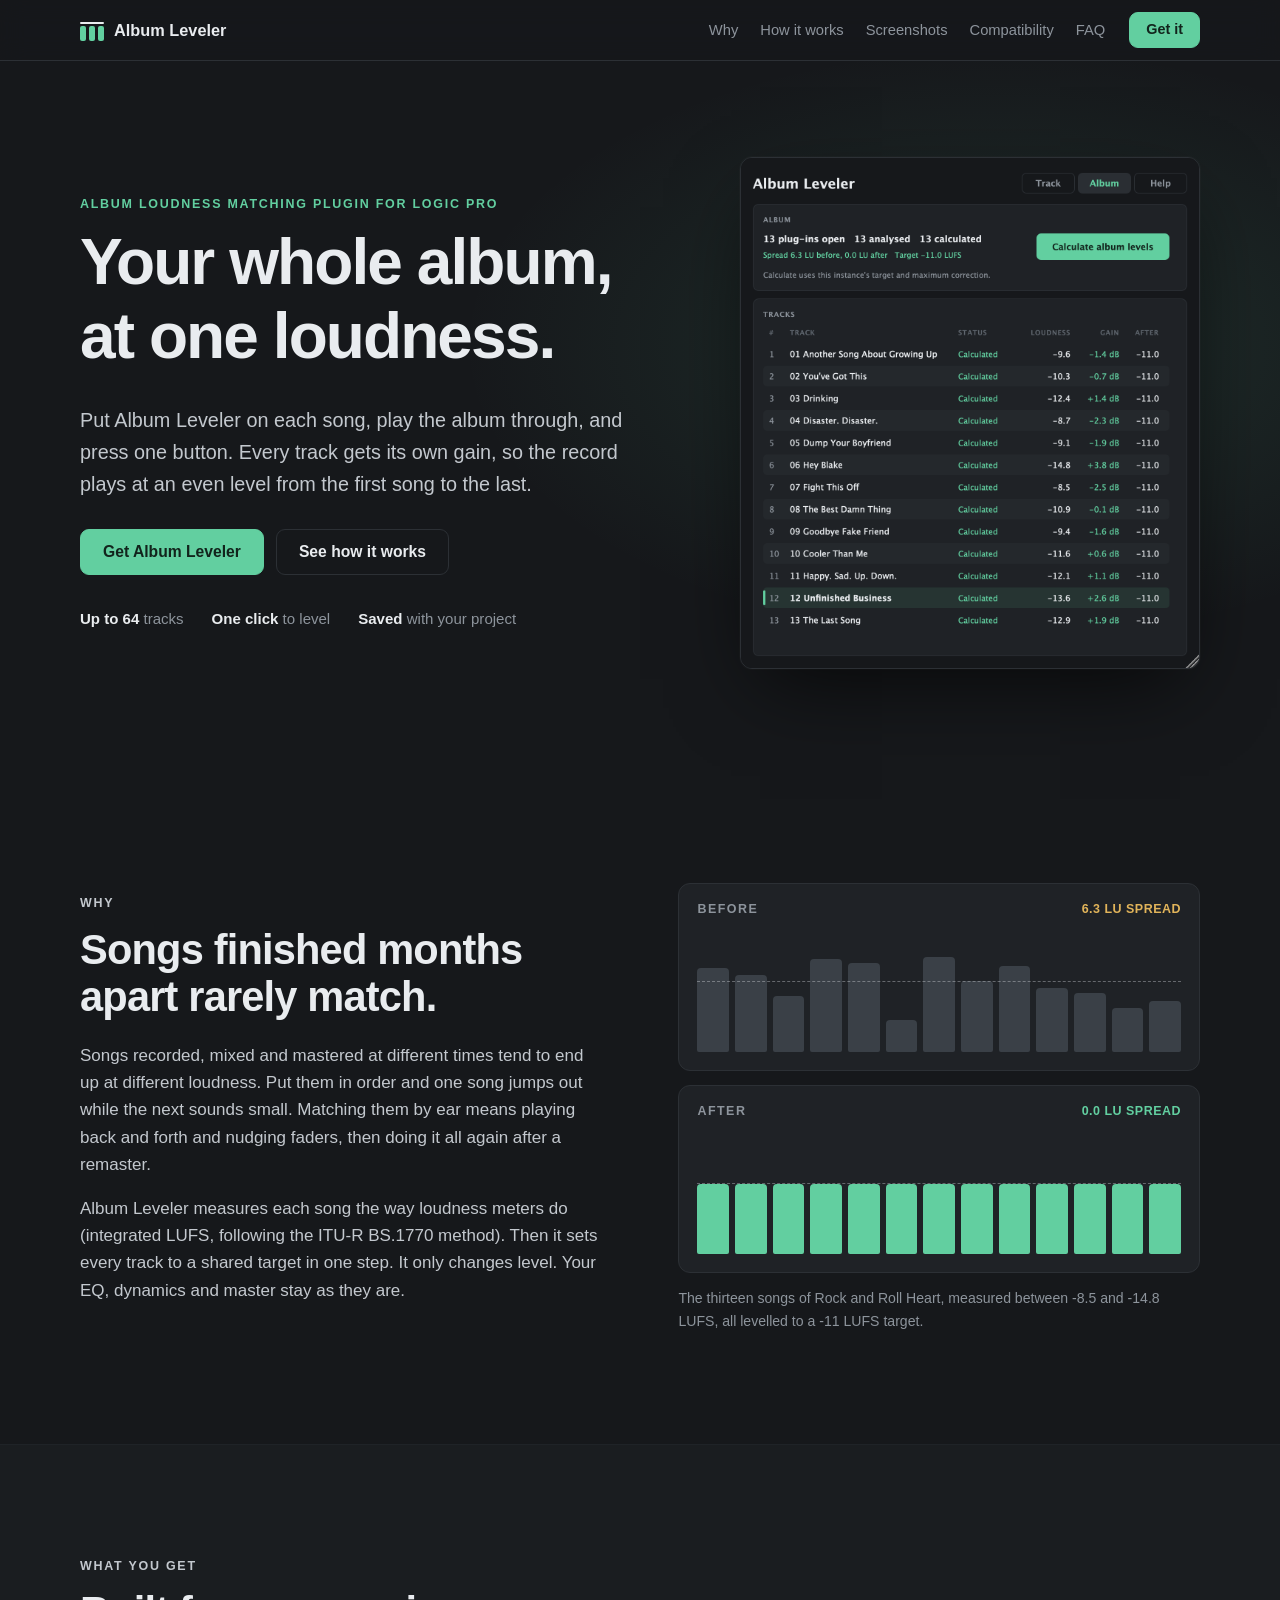
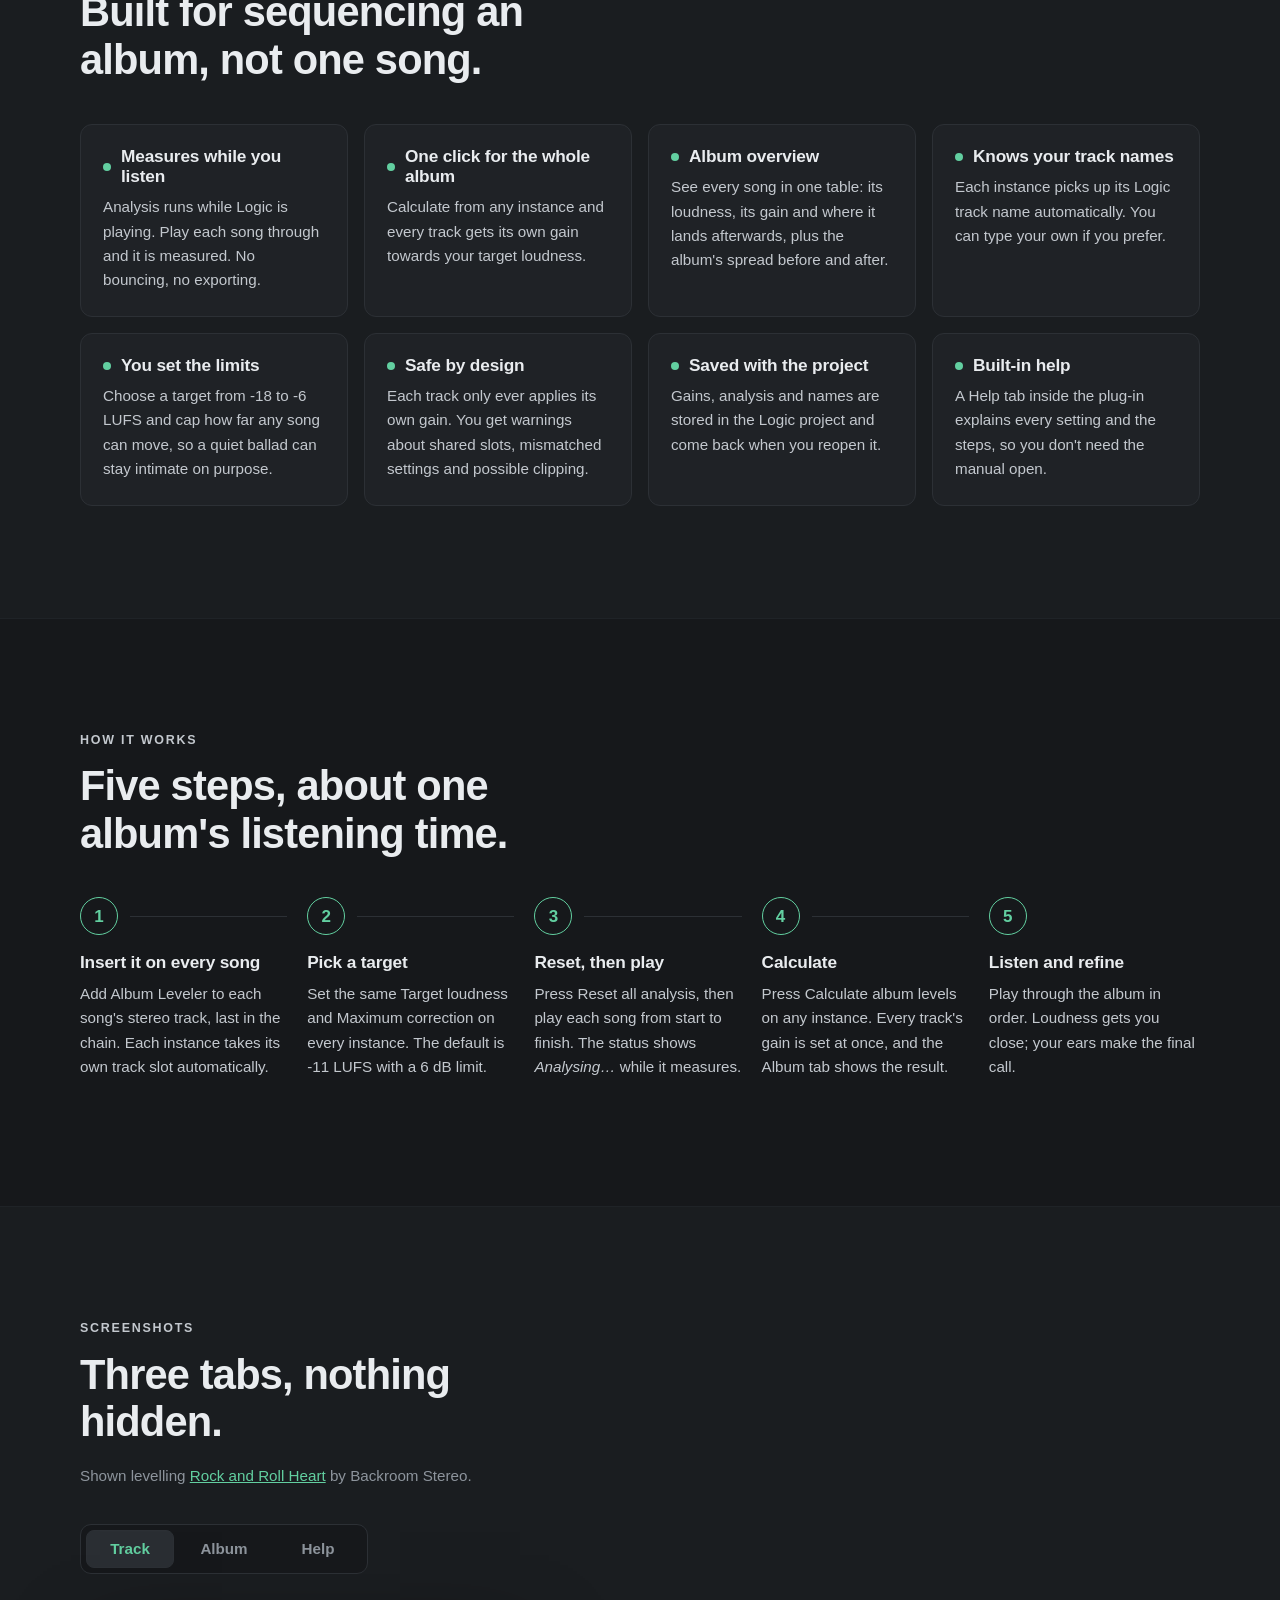
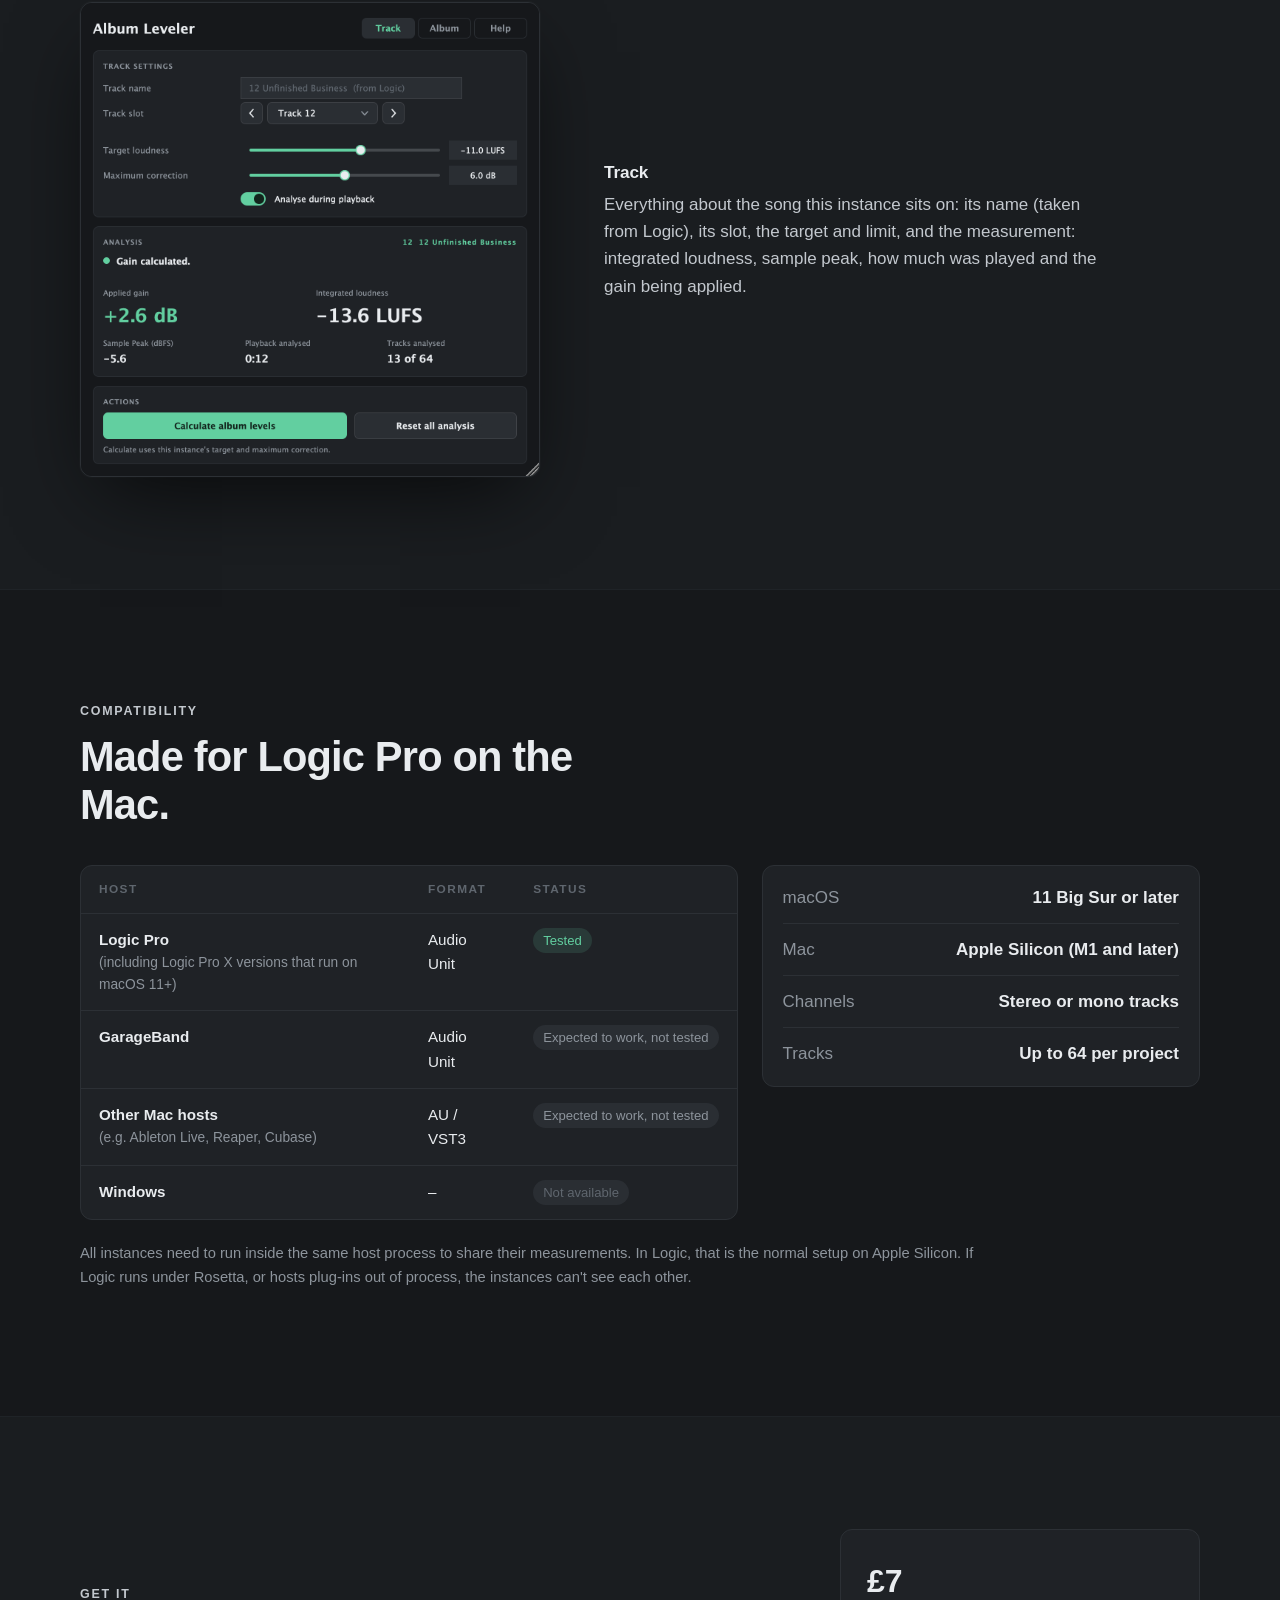
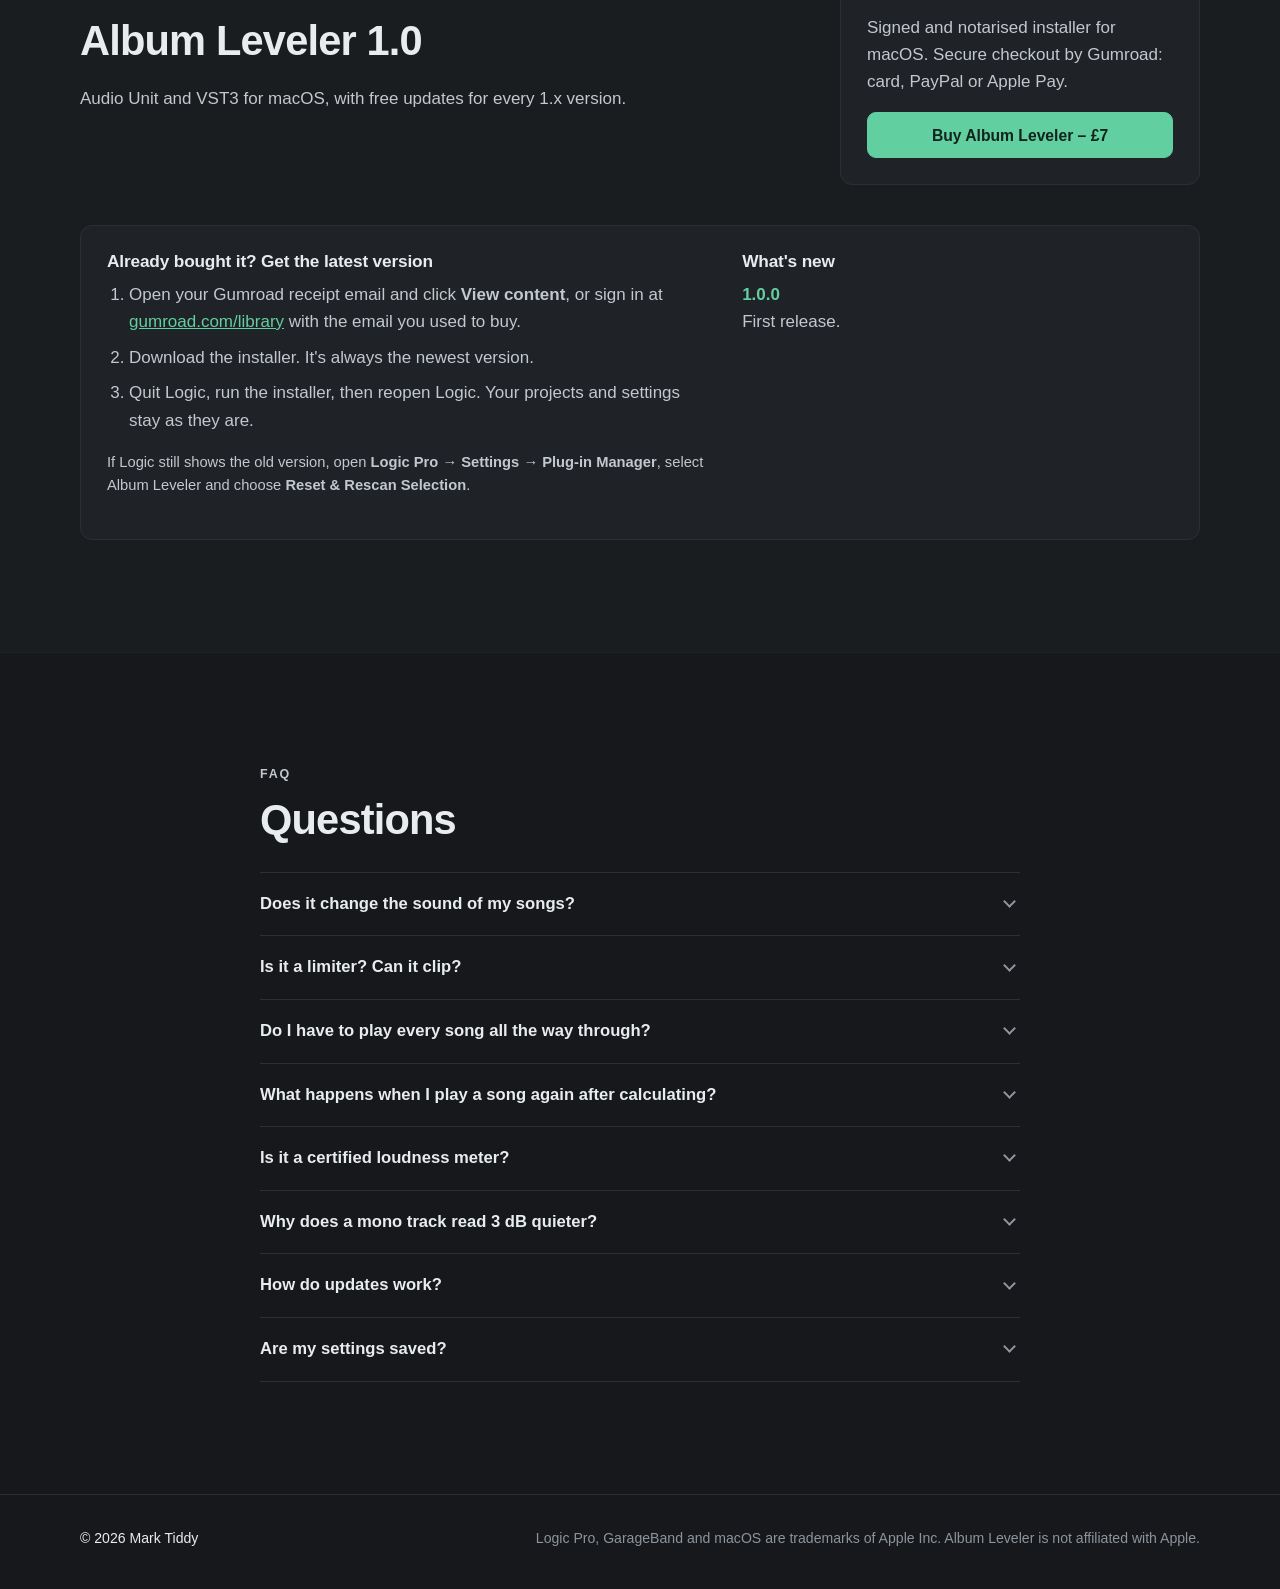
<file: index.html>
<!doctype html>
<html lang="en-GB">
<head>
  <meta charset="utf-8">
  <meta name="viewport" content="width=device-width, initial-scale=1">
  <title>Album Leveler – Loudness Matching Plugin for Logic Pro</title>
  <meta name="description" content="Match the loudness of every song on your album in Logic Pro. Album Leveler measures each track in LUFS and sets its gain in one click. Audio Unit for Apple Silicon Macs, £7.">
  <link rel="canonical" href="https://albumleveler.marktiddy.co.uk/">

  <!-- Social sharing previews (Facebook, WhatsApp, iMessage, X, Discord, Slack) -->
  <meta property="og:type" content="website">
  <meta property="og:site_name" content="Album Leveler">
  <meta property="og:locale" content="en_GB">
  <meta property="og:title" content="Album Leveler – Loudness Matching Plugin for Logic Pro">
  <meta property="og:description" content="Measure every song on your album and level them all in one click, from inside Logic Pro.">
  <meta property="og:url" content="https://albumleveler.marktiddy.co.uk/">
  <meta property="og:image" content="https://albumleveler.marktiddy.co.uk/images/og-image.png">
  <meta property="og:image:width" content="1200">
  <meta property="og:image:height" content="630">
  <meta property="og:image:alt" content="Album Leveler: your whole album, at one loudness. The plugin's Album tab showing thirteen songs levelled to the same loudness.">
  <meta name="twitter:card" content="summary_large_image">

  <!-- Tells search engines this is a piece of software, with its price and requirements -->
  <script type="application/ld+json">
  {
    "@context": "https://schema.org",
    "@type": "SoftwareApplication",
    "name": "Album Leveler",
    "description": "An Audio Unit plugin for Logic Pro that measures the loudness (LUFS) of every song in an album project and sets each track's gain so the whole album plays at an even loudness.",
    "url": "https://albumleveler.marktiddy.co.uk/",
    "image": "https://albumleveler.marktiddy.co.uk/images/og-image.png",
    "screenshot": "https://albumleveler.marktiddy.co.uk/images/screenshot-album.png",
    "applicationCategory": "MultimediaApplication",
    "applicationSubCategory": "Audio plugin",
    "operatingSystem": "macOS 11 or later (Apple Silicon)",
    "softwareVersion": "1.0.0",
    "author": { "@type": "Person", "name": "Mark Tiddy", "url": "https://marktiddy.co.uk" },
    "offers": {
      "@type": "Offer",
      "price": "7.00",
      "priceCurrency": "GBP",
      "availability": "https://schema.org/InStock",
      "url": "https://marktiddy.gumroad.com/l/albumleveler"
    }
  }
  </script>
  <meta name="theme-color" content="#16181b">
  <link rel="icon" href="data:image/svg+xml,%3Csvg xmlns='http://www.w3.org/2000/svg' viewBox='0 0 32 32'%3E%3Crect width='32' height='32' rx='7' fill='%2316181b'/%3E%3Cg fill='%2362cfa0'%3E%3Crect x='6' y='12' width='4' height='14' rx='1.5'/%3E%3Crect x='14' y='12' width='4' height='14' rx='1.5'/%3E%3Crect x='22' y='12' width='4' height='14' rx='1.5'/%3E%3C/g%3E%3Crect x='4' y='9' width='24' height='2' rx='1' fill='%23e9ecef'/%3E%3C/svg%3E">
  <link rel="stylesheet" href="styles.css">
</head>
<body>
  <a class="skip" href="#main">Skip to content</a>

  <header class="nav">
    <div class="wrap nav__inner">
      <a class="brand" href="#top" aria-label="Album Leveler home">
        <span class="brand__mark" aria-hidden="true"><i></i><i></i><i></i></span>
        Album Leveler
      </a>
      <nav aria-label="Main">
        <ul class="nav__links">
          <li><a href="#why">Why</a></li>
          <li><a href="#how">How it works</a></li>
          <li><a href="#screenshots">Screenshots</a></li>
          <li><a href="#compatibility">Compatibility</a></li>
          <li><a href="#faq">FAQ</a></li>
        </ul>
      </nav>
      <a class="btn btn--small" href="#get">Get it</a>
    </div>
  </header>

  <main id="main">
    <!-- Hero -->
    <section class="hero" id="top">
      <div class="wrap hero__grid">
        <div class="hero__copy">
          <p class="eyebrow">Album loudness matching plugin for Logic Pro</p>
          <h1>Your whole album, at one loudness.</h1>
          <p class="lede">
            Put Album Leveler on each song, play the album through, and press one button.
            Every track gets its own gain, so the record plays at an even level from the first song to the last.
          </p>
          <div class="hero__actions">
            <a class="btn" href="#get">Get Album Leveler</a>
            <a class="btn btn--ghost" href="#how">See how it works</a>
          </div>
          <ul class="hero__facts" aria-label="Key facts">
            <li><strong>Up to 64</strong> tracks</li>
            <li><strong>One click</strong> to level</li>
            <li><strong>Saved</strong> with your project</li>
          </ul>
        </div>
        <figure class="hero__shot">
          <img src="images/screenshot-album.png" width="620" height="690" fetchpriority="high"
               alt="Album Leveler's Album tab listing the thirteen songs of Backroom Stereo's album Rock and Roll Heart, each with its measured loudness, its applied gain and a loudness of -11.0 LUFS after the gain.">
        </figure>
      </div>
    </section>

    <!-- Why -->
    <section class="section" id="why">
      <div class="wrap">
        <div class="split">
          <div>
            <p class="eyebrow">Why</p>
            <h2>Songs finished months apart rarely match.</h2>
            <p>
              Songs recorded, mixed and mastered at different times tend to end up at different loudness.
              Put them in order and one song jumps out while the next sounds small. Matching them by ear means
              playing back and forth and nudging faders, then doing it all again after a remaster.
            </p>
            <p>
              Album Leveler measures each song the way loudness meters do (integrated LUFS, following the
              ITU-R BS.1770 method). Then it sets every track to a shared target in one step.
              It only changes level. Your EQ, dynamics and master stay as they are.
            </p>
          </div>

          <!-- Before / after illustration built from the screenshot data -->
          <figure class="levels" aria-labelledby="levels-caption">
            <div class="levels__panel">
              <div class="levels__head"><span>Before</span><span class="levels__spread">6.3 LU spread</span></div>
              <div class="levels__bars" data-state="before">
                <span style="--l:-9.6"></span><span style="--l:-10.3"></span><span style="--l:-12.4"></span><span style="--l:-8.7"></span><span style="--l:-9.1"></span>
                <span style="--l:-14.8"></span><span style="--l:-8.5"></span><span style="--l:-10.9"></span><span style="--l:-9.4"></span><span style="--l:-11.6"></span>
                <span style="--l:-12.1"></span><span style="--l:-13.6"></span><span style="--l:-12.9"></span>
              </div>
            </div>
            <div class="levels__panel">
              <div class="levels__head"><span>After</span><span class="levels__spread levels__spread--good">0.0 LU spread</span></div>
              <div class="levels__bars" data-state="after">
                <span style="--l:-11"></span><span style="--l:-11"></span><span style="--l:-11"></span><span style="--l:-11"></span><span style="--l:-11"></span>
                <span style="--l:-11"></span><span style="--l:-11"></span><span style="--l:-11"></span><span style="--l:-11"></span><span style="--l:-11"></span>
                <span style="--l:-11"></span><span style="--l:-11"></span><span style="--l:-11"></span>
              </div>
            </div>
            <figcaption id="levels-caption">The thirteen songs of Rock and Roll Heart, measured between -8.5 and -14.8 LUFS, all levelled to a -11 LUFS target.</figcaption>
          </figure>
        </div>
      </div>
    </section>

    <!-- Features -->
    <section class="section section--tint" aria-labelledby="features-title">
      <div class="wrap">
        <p class="eyebrow">What you get</p>
        <h2 id="features-title">Built for sequencing an album, not one song.</h2>
        <ul class="features">
          <li>
            <h3>Measures while you listen</h3>
            <p>Analysis runs while Logic is playing. Play each song through and it is measured. No bouncing, no exporting.</p>
          </li>
          <li>
            <h3>One click for the whole album</h3>
            <p>Calculate from any instance and every track gets its own gain towards your target loudness.</p>
          </li>
          <li>
            <h3>Album overview</h3>
            <p>See every song in one table: its loudness, its gain and where it lands afterwards, plus the album's spread before and after.</p>
          </li>
          <li>
            <h3>Knows your track names</h3>
            <p>Each instance picks up its Logic track name automatically. You can type your own if you prefer.</p>
          </li>
          <li>
            <h3>You set the limits</h3>
            <p>Choose a target from -18 to -6 LUFS and cap how far any song can move, so a quiet ballad can stay intimate on purpose.</p>
          </li>
          <li>
            <h3>Safe by design</h3>
            <p>Each track only ever applies its own gain. You get warnings about shared slots, mismatched settings and possible clipping.</p>
          </li>
          <li>
            <h3>Saved with the project</h3>
            <p>Gains, analysis and names are stored in the Logic project and come back when you reopen it.</p>
          </li>
          <li>
            <h3>Built-in help</h3>
            <p>A Help tab inside the plug-in explains every setting and the steps, so you don't need the manual open.</p>
          </li>
        </ul>
      </div>
    </section>

    <!-- How -->
    <section class="section" id="how" aria-labelledby="how-title">
      <div class="wrap">
        <p class="eyebrow">How it works</p>
        <h2 id="how-title">Five steps, about one album's listening time.</h2>
        <ol class="steps">
          <li>
            <h3>Insert it on every song</h3>
            <p>Add Album Leveler to each song's stereo track, last in the chain. Each instance takes its own track slot automatically.</p>
          </li>
          <li>
            <h3>Pick a target</h3>
            <p>Set the same Target loudness and Maximum correction on every instance. The default is -11 LUFS with a 6 dB limit.</p>
          </li>
          <li>
            <h3>Reset, then play</h3>
            <p>Press Reset all analysis, then play each song from start to finish. The status shows <em>Analysing…</em> while it measures.</p>
          </li>
          <li>
            <h3>Calculate</h3>
            <p>Press Calculate album levels on any instance. Every track's gain is set at once, and the Album tab shows the result.</p>
          </li>
          <li>
            <h3>Listen and refine</h3>
            <p>Play through the album in order. Loudness gets you close; your ears make the final call.</p>
          </li>
        </ol>
      </div>
    </section>

    <!-- Screenshots -->
    <section class="section section--tint" id="screenshots" aria-labelledby="shots-title">
      <div class="wrap">
        <p class="eyebrow">Screenshots</p>
        <h2 id="shots-title">Three tabs, nothing hidden.</h2>
        <p class="credit">Shown levelling <a href="https://backroomstereo.bandcamp.com/album/rock-and-roll-heart">Rock and Roll Heart</a> by Backroom Stereo.</p>

        <div class="shots" data-shots>
          <div class="shots__tabs" role="tablist" aria-label="Plug-in tabs">
            <button role="tab" id="tab-track" aria-controls="panel-track" aria-selected="true">Track</button>
            <button role="tab" id="tab-album" aria-controls="panel-album" aria-selected="false" tabindex="-1">Album</button>
            <button role="tab" id="tab-help" aria-controls="panel-help" aria-selected="false" tabindex="-1">Help</button>
          </div>

          <div class="shots__panel" role="tabpanel" id="panel-track" aria-labelledby="tab-track">
            <img src="images/screenshot-track.png" width="620" height="640" loading="lazy"
                 alt="The Track tab for '12 Unfinished Business': track name from Logic, slot 12, a -11 LUFS target, 6 dB maximum correction, measured loudness of -13.6 LUFS and an applied gain of +2.6 dB.">
            <div class="shots__text">
              <h3>Track</h3>
              <p>Everything about the song this instance sits on: its name (taken from Logic), its slot, the target
                and limit, and the measurement: integrated loudness, sample peak, how much was played and the gain being applied.</p>
            </div>
          </div>

          <div class="shots__panel" role="tabpanel" id="panel-album" aria-labelledby="tab-album" hidden>
            <img src="images/screenshot-album.png" width="620" height="690" loading="lazy"
                 alt="The Album tab: thirteen songs from '01 Another Song About Growing Up' to '13 The Last Song', with loudness from -8.5 to -14.8 LUFS and gains from -2.5 to +3.8 dB, all reading -11.0 after. The summary shows a 6.3 LU spread before and 0.0 LU after.">
            <div class="shots__text">
              <h3>Album</h3>
              <p>Every Album Leveler in the project in one table. See which songs are analysed, the gain each one gets,
                where it lands afterwards and how far apart the album is before and after. Calculate from here too.</p>
            </div>
          </div>

          <div class="shots__panel" role="tabpanel" id="panel-help" aria-labelledby="tab-help" hidden>
            <img src="images/screenshot-help.png" width="620" height="640" loading="lazy"
                 alt="The Help tab, showing 'What it does' and an eight-step quick start.">
            <div class="shots__text">
              <h3>Help</h3>
              <p>The quick start, what every setting does and the things worth knowing, inside the plug-in.</p>
            </div>
          </div>
        </div>
      </div>
    </section>

    <!-- Compatibility -->
    <section class="section" id="compatibility" aria-labelledby="compat-title">
      <div class="wrap">
        <p class="eyebrow">Compatibility</p>
        <h2 id="compat-title">Made for Logic Pro on the Mac.</h2>

        <div class="compat">
          <div class="table-scroll">
            <table>
              <caption class="visually-hidden">Supported hosts</caption>
              <thead>
                <tr><th scope="col">Host</th><th scope="col">Format</th><th scope="col">Status</th></tr>
              </thead>
              <tbody>
                <tr>
                  <th scope="row">Logic Pro <span class="muted">(including Logic Pro X versions that run on macOS 11+)</span></th>
                  <td>Audio Unit</td>
                  <td><span class="pill pill--yes">Tested</span></td>
                </tr>
                <tr>
                  <th scope="row">GarageBand</th>
                  <td>Audio Unit</td>
                  <td><span class="pill">Expected to work, not tested</span></td>
                </tr>
                <tr>
                  <th scope="row">Other Mac hosts <span class="muted">(e.g. Ableton Live, Reaper, Cubase)</span></th>
                  <td>AU / VST3</td>
                  <td><span class="pill">Expected to work, not tested</span></td>
                </tr>
                <tr>
                  <th scope="row">Windows</th>
                  <td>–</td>
                  <td><span class="pill pill--no">Not available</span></td>
                </tr>
              </tbody>
            </table>
          </div>

          <dl class="reqs">
            <div><dt>macOS</dt><dd>11 Big Sur or later</dd></div>
            <div><dt>Mac</dt><dd>Apple Silicon (M1 and later)</dd></div>
            <div><dt>Channels</dt><dd>Stereo or mono tracks</dd></div>
            <div><dt>Tracks</dt><dd>Up to 64 per project</dd></div>
          </dl>
        </div>
        <p class="note">
          All instances need to run inside the same host process to share their measurements. In Logic, that is the
          normal setup on Apple Silicon. If Logic runs under Rosetta, or hosts plug-ins out of process, the instances can't see each other.
        </p>
      </div>
    </section>

    <!-- Get it -->
    <section class="section section--tint" id="get" aria-labelledby="get-title">
      <div class="wrap">
        <div class="get">
          <div>
            <p class="eyebrow">Get it</p>
            <h2 id="get-title">Album Leveler 1.0</h2>
            <p>Audio Unit and VST3 for macOS, with free updates for every 1.x version.</p>
          </div>
          <!-- The price and Gumroad link are set in one place: the STORE settings at the top of script.js. -->
          <div class="get__card" data-store>
            <p class="get__price" data-store-price>Coming soon</p>
            <p class="muted">Signed and notarised installer for macOS. Secure checkout by Gumroad: card, PayPal or Apple Pay.</p>
            <a class="btn btn--block is-disabled" aria-disabled="true" data-store-buy>Not yet available</a>
          </div>
        </div>

        <!-- The plug-in's "Update" button opens this section (see version.json). -->
        <div class="owners" id="update">
          <div>
            <h3>Already bought it? Get the latest version</h3>
            <ol>
              <li>Open your Gumroad receipt email and click <strong>View content</strong>, or sign in at
                <a href="https://gumroad.com/library">gumroad.com/library</a> with the email you used to buy.</li>
              <li>Download the installer. It's always the newest version.</li>
              <li>Quit Logic, run the installer, then reopen Logic. Your projects and settings stay as they are.</li>
            </ol>
            <p class="muted">If Logic still shows the old version, open <strong>Logic Pro → Settings → Plug-in Manager</strong>,
              select Album Leveler and choose <strong>Reset &amp; Rescan Selection</strong>.</p>
          </div>
          <div>
            <h3>What's new</h3>
            <dl class="changes">
              <dt>1.0.0</dt>
              <dd>First release.</dd>
            </dl>
          </div>
        </div>
      </div>
    </section>

    <!-- FAQ -->
    <section class="section" id="faq" aria-labelledby="faq-title">
      <div class="wrap wrap--narrow">
        <p class="eyebrow">FAQ</p>
        <h2 id="faq-title">Questions</h2>

        <details>
          <summary>Does it change the sound of my songs?</summary>
          <p>No. It only applies a clean gain change per track. There's no EQ, compression or limiting.</p>
        </details>
        <details>
          <summary>Is it a limiter? Can it clip?</summary>
          <p>It isn't a limiter. If a song gets a positive gain that could push its sample peak above 0 dBFS, the plug-in
            warns you ("May clip"). Peaks are sample peaks, not true peaks, so check your final master with a true-peak meter.</p>
        </details>
        <details>
          <summary>Do I have to play every song all the way through?</summary>
          <p>For the most accurate result, yes. Integrated loudness describes a whole song. Playing part of a song still
            gives a reading, but it only represents the part you played.</p>
        </details>
        <details>
          <summary>What happens when I play a song again after calculating?</summary>
          <p>Loudness is measured before the plug-in's own gain, so the correction isn't measured twice. If new analysis
            arrives after a calculation, the plug-in tells you, and you can press Calculate again.</p>
        </details>
        <details>
          <summary>Is it a certified loudness meter?</summary>
          <p>No. It follows the ITU-R BS.1770 method (K-weighting, gating, channel summing) and measures standard test
            signals within 0.02 LU, but it hasn't been through formal EBU conformance testing. It's built for matching
            songs to each other, not for delivery compliance.</p>
        </details>
        <details>
          <summary>Why does a mono track read 3 dB quieter?</summary>
          <p>That's how the loudness standard works: a mono track measures 3 dB lower than the same audio on both
            channels of a stereo track. Use stereo tracks so every song is measured the same way.</p>
        </details>
        <details>
          <summary>How do updates work?</summary>
          <p>Once a day the plug-in checks a small version file on this website. Nothing about you or your project
            is sent. If a newer version is out, a button appears at the top of the plug-in that opens this page.
            Nothing is installed automatically. You can switch the check off on the Help tab.</p>
        </details>
        <details>
          <summary>Are my settings saved?</summary>
          <p>Yes. Each instance stores its slot, settings, name, analysis and gain in the Logic project.</p>
        </details>
      </div>
    </section>
  </main>

  <footer class="footer">
    <div class="wrap footer__inner">
      <p>© 2026 Mark Tiddy</p>
      <p class="muted">Logic Pro, GarageBand and macOS are trademarks of Apple Inc. Album Leveler is not affiliated with Apple.</p>
    </div>
  </footer>

  <script src="script.js" defer></script>
</body>
</html>
</file>
<file: styles.css>
/* Album Leveler website. Colours match the plug-in's interface. */
:root {
  --bg: #16181b;
  --bg-tint: #1a1d20;
  --panel: #1f2226;
  --border: #2c3035;
  --control: #2a2e33;
  --text: #e9ecef;
  --muted: #8d949c;
  --faint: #5f666e;
  --accent: #62cfa0;
  --accent-ink: #12241c;
  --warn: #e1b45a;

  --radius: 12px;
  --wrap: 1120px;
  --font: -apple-system, BlinkMacSystemFont, "SF Pro Text", "Helvetica Neue", Helvetica, Arial, sans-serif;
  --font-display: -apple-system, BlinkMacSystemFont, "SF Pro Display", "Helvetica Neue", Helvetica, Arial, sans-serif;
  color-scheme: dark;
}

*, *::before, *::after { box-sizing: border-box; }

html { scroll-behavior: smooth; scroll-padding-top: 76px; }
@media (prefers-reduced-motion: reduce) { html { scroll-behavior: auto; } }

body {
  margin: 0;
  background: var(--bg);
  color: var(--text);
  font: 17px/1.6 var(--font);
  -webkit-font-smoothing: antialiased;
  overflow-x: hidden;
}

img { max-width: 100%; height: auto; display: block; }
a { color: var(--accent); }
h1, h2, h3 { font-family: var(--font-display); line-height: 1.15; margin: 0 0 .5em; letter-spacing: -0.01em; }
h1 { font-size: clamp(2.4rem, 5.4vw, 4rem); letter-spacing: -0.03em; }
h2 { font-size: clamp(1.75rem, 3.4vw, 2.6rem); letter-spacing: -0.02em; max-width: 22ch; }
h3 { font-size: 1.08rem; }
p { margin: 0 0 1em; }
.muted { color: var(--muted); }

.wrap { width: min(100% - 32px, var(--wrap)); margin-inline: auto; }
.wrap--narrow { --wrap: 760px; }

.skip { position: absolute; left: -999px; top: 8px; background: var(--accent); color: var(--accent-ink); padding: 8px 12px; border-radius: 6px; z-index: 10; }
.skip:focus { left: 8px; }
.visually-hidden { position: absolute; width: 1px; height: 1px; overflow: hidden; clip: rect(0 0 0 0); white-space: nowrap; }

:focus-visible { outline: 2px solid var(--accent); outline-offset: 3px; border-radius: 4px; }

.eyebrow {
  color: var(--accent);
  font-size: .78rem;
  font-weight: 700;
  letter-spacing: .14em;
  text-transform: uppercase;
  margin-bottom: .9em;
}

/* Buttons */
.btn {
  display: inline-flex; align-items: center; justify-content: center;
  min-height: 46px; padding: 0 22px;
  border-radius: 9px; border: 1px solid var(--accent);
  background: var(--accent); color: var(--accent-ink);
  font-weight: 700; font-size: .98rem; text-decoration: none;
  transition: filter .15s, background .15s;
}
.btn:hover { filter: brightness(1.08); }
.btn--ghost { background: transparent; color: var(--text); border-color: var(--border); }
.btn--ghost:hover { background: var(--control); filter: none; }
.btn--small { min-height: 36px; padding: 0 16px; font-size: .9rem; }
.btn--block { width: 100%; }
.btn.is-disabled { background: var(--control); border-color: var(--border); color: var(--muted); cursor: not-allowed; filter: none; }

/* Nav */
.nav {
  position: sticky; top: 0; z-index: 5;
  background: rgba(22, 24, 27, .82);
  backdrop-filter: saturate(1.4) blur(12px);
  -webkit-backdrop-filter: saturate(1.4) blur(12px);
  border-bottom: 1px solid var(--border);
}
.nav__inner { display: flex; align-items: center; gap: 24px; height: 60px; }
.brand { display: inline-flex; align-items: center; gap: 10px; color: var(--text); text-decoration: none; font-weight: 700; font-size: 1.02rem; }
.brand__mark { position: relative; display: inline-flex; align-items: flex-end; gap: 3px; width: 24px; height: 22px; padding-top: 5px; }
.brand__mark::before { content: ""; position: absolute; top: 3px; left: 0; right: 0; height: 2px; border-radius: 1px; background: var(--text); }
.brand__mark i { flex: 1; height: 15px; border-radius: 2px; background: var(--accent); }
.nav nav { margin-left: auto; }
.nav__links { display: flex; gap: 22px; list-style: none; margin: 0; padding: 0; }
.nav__links a { color: var(--muted); text-decoration: none; font-size: .92rem; }
.nav__links a:hover { color: var(--text); }
@media (max-width: 820px) {
  .nav nav { display: none; }
  .nav .btn { margin-left: auto; }
}

/* Hero */
.hero { padding: clamp(48px, 8vw, 96px) 0 clamp(56px, 8vw, 104px); position: relative; }
.hero::before {
  content: ""; position: absolute; inset: 0; pointer-events: none;
  background: radial-gradient(60% 60% at 78% 40%, rgba(98, 207, 160, .13), transparent 70%);
}
.hero__grid { position: relative; display: grid; grid-template-columns: 1.05fr .95fr; gap: clamp(32px, 5vw, 72px); align-items: center; }
.lede { font-size: clamp(1.06rem, 1.6vw, 1.24rem); color: #c3c8ce; max-width: 34em; }
.hero__actions { display: flex; flex-wrap: wrap; gap: 12px; margin: 28px 0 32px; }
.hero__facts { display: flex; flex-wrap: wrap; gap: 10px 28px; list-style: none; padding: 0; margin: 0; color: var(--muted); font-size: .94rem; }
.hero__facts strong { color: var(--text); }
.hero__shot { margin: 0; justify-self: end; max-width: 460px; }
.hero__shot img, .shots__panel img {
  border-radius: var(--radius);
  border: 1px solid var(--border);
  box-shadow: 0 30px 80px -20px rgba(0, 0, 0, .7), 0 0 0 1px rgba(255, 255, 255, .02);
}
@media (max-width: 860px) {
  .hero__grid { grid-template-columns: 1fr; }
  .hero__shot { justify-self: center; }
}

/* Sections */
.section { padding: clamp(64px, 9vw, 112px) 0; }
.section--tint { background: var(--bg-tint); border-block: 1px solid #1f2327; }
.section p { color: #c3c8ce; }

.split { display: grid; grid-template-columns: 1fr 1fr; gap: clamp(32px, 6vw, 80px); align-items: center; }
.split p { max-width: 36em; }
@media (max-width: 860px) { .split { grid-template-columns: 1fr; } }

/* Before / after bars */
.levels { margin: 0; display: grid; gap: 14px; }
.levels__panel { background: var(--panel); border: 1px solid var(--border); border-radius: var(--radius); padding: 16px 18px 18px; }
.levels__head { display: flex; justify-content: space-between; font-size: .78rem; font-weight: 700; letter-spacing: .12em; text-transform: uppercase; color: var(--muted); margin-bottom: 12px; }
.levels__spread { color: var(--warn); letter-spacing: .04em; }
.levels__spread--good { color: var(--accent); }
.levels__bars {
  --target: calc((-11 + 18) / 12 * 100%);
  position: relative; height: 120px;
  display: grid; grid-template-columns: repeat(13, 1fr); gap: 6px; align-items: end;
}
.levels__bars::after {
  content: ""; position: absolute; left: 0; right: 0; bottom: var(--target);
  border-top: 1px dashed rgba(233, 236, 239, .35);
}
.levels__bars span { height: calc((var(--l) + 18) / 12 * 100%); border-radius: 4px 4px 2px 2px; background: #3a4047; }
.levels__bars[data-state="after"] span { background: var(--accent); }
.levels figcaption { font-size: .88rem; color: var(--muted); }

/* Features */
.features { list-style: none; padding: 0; margin: 40px 0 0; display: grid; grid-template-columns: repeat(auto-fill, minmax(240px, 1fr)); gap: 16px; }
.features li { background: var(--panel); border: 1px solid var(--border); border-radius: var(--radius); padding: 22px 22px 8px; }
.features h3 { display: flex; gap: 10px; align-items: center; }
.features h3::before { content: ""; flex: none; width: 8px; height: 8px; border-radius: 50%; background: var(--accent); }
.features p { font-size: .95rem; }

/* Steps */
.steps { list-style: none; padding: 0; margin: 40px 0 0; counter-reset: step; display: grid; grid-template-columns: repeat(5, 1fr); gap: 16px; }
.steps li { counter-increment: step; position: relative; padding-top: 56px; }
.steps li::before {
  content: counter(step);
  position: absolute; top: 0; left: 0;
  width: 38px; height: 38px; border-radius: 50%;
  display: grid; place-items: center;
  border: 1px solid var(--accent); color: var(--accent); font-weight: 700;
}
.steps li:not(:last-child)::after {
  content: ""; position: absolute; top: 19px; left: 50px; right: 4px; height: 1px; background: var(--border);
}
.steps p { font-size: .95rem; }
@media (max-width: 960px) {
  .steps { grid-template-columns: 1fr; gap: 6px; }
  .steps li { padding: 0 0 0 58px; min-height: 58px; }
  .steps li:not(:last-child)::after { top: 46px; bottom: 6px; left: 19px; right: auto; width: 1px; height: auto; }
}

/* Screenshots */
.shots { margin-top: 36px; }
.credit { color: var(--muted) !important; font-size: .95rem; margin-top: -.2em; }
.shots__tabs { display: inline-flex; gap: 6px; padding: 5px; border: 1px solid var(--border); border-radius: 11px; background: var(--bg); margin-bottom: 28px; }
.shots__tabs button {
  font: inherit; font-weight: 700; font-size: .95rem;
  min-width: 88px; min-height: 38px; padding: 0 16px;
  border: 1px solid transparent; border-radius: 8px;
  background: transparent; color: var(--muted); cursor: pointer;
}
.shots__tabs button:hover { color: var(--text); }
.shots__tabs button[aria-selected="true"] { background: var(--control); color: var(--accent); border-color: var(--border); }
.shots__panel { display: grid; grid-template-columns: minmax(0, 460px) 1fr; gap: clamp(28px, 5vw, 64px); align-items: center; }
.shots__panel[hidden] { display: none; }
.shots__text p { max-width: 30em; }
@media (max-width: 860px) { .shots__panel { grid-template-columns: 1fr; } }

/* Compatibility */
.compat { display: grid; grid-template-columns: 1.5fr 1fr; gap: 24px; margin-top: 36px; align-items: start; }
@media (max-width: 860px) { .compat { grid-template-columns: 1fr; } }
.table-scroll { overflow-x: auto; border: 1px solid var(--border); border-radius: var(--radius); background: var(--panel); }
table { width: 100%; border-collapse: collapse; font-size: .95rem; min-width: 480px; }
th, td { text-align: left; padding: 14px 18px; border-bottom: 1px solid var(--border); vertical-align: top; }
tbody tr:last-child > * { border-bottom: 0; }
thead th { font-size: .74rem; letter-spacing: .12em; text-transform: uppercase; color: var(--faint); }
tbody th { font-weight: 600; }
tbody th .muted { display: block; font-weight: 400; font-size: .86rem; }
.pill { display: inline-block; padding: 2px 10px; border-radius: 999px; font-size: .82rem; background: var(--control); color: var(--muted); white-space: nowrap; }
.pill--yes { background: rgba(98, 207, 160, .14); color: var(--accent); }
.pill--no { color: var(--faint); }
.reqs { margin: 0; background: var(--panel); border: 1px solid var(--border); border-radius: var(--radius); padding: 6px 20px; }
.reqs div { display: flex; justify-content: space-between; gap: 16px; padding: 12px 0; border-bottom: 1px solid var(--border); }
.reqs div:last-child { border-bottom: 0; }
.reqs dt { color: var(--muted); }
.reqs dd { margin: 0; text-align: right; font-weight: 600; }
.note { margin-top: 22px; font-size: .92rem; color: var(--muted) !important; max-width: 62em; }

/* Get it */
.get { display: grid; grid-template-columns: 1fr minmax(260px, 360px); gap: 32px; align-items: center; }
@media (max-width: 760px) { .get { grid-template-columns: 1fr; } }
.get__card { background: var(--panel); border: 1px solid var(--border); border-radius: var(--radius); padding: 26px; }
.get__price { font-family: var(--font-display); font-size: 2rem; font-weight: 700; color: var(--text) !important; margin-bottom: .2em; }

/* FAQ */
details { border-bottom: 1px solid var(--border); }
details:first-of-type { margin-top: 28px; border-top: 1px solid var(--border); }
summary {
  cursor: pointer; list-style: none;
  padding: 18px 36px 18px 0; position: relative;
  font-weight: 600; font-size: 1.04rem;
}
summary::-webkit-details-marker { display: none; }
summary::after {
  content: ""; position: absolute; right: 6px; top: 50%;
  width: 9px; height: 9px; margin-top: -7px;
  border-right: 2px solid var(--muted); border-bottom: 2px solid var(--muted);
  transform: rotate(45deg); transition: transform .2s;
}
details[open] summary::after { transform: rotate(225deg); margin-top: -2px; }
details p { margin: 0 0 20px; max-width: 60em; }

/* Footer */
.footer { border-top: 1px solid var(--border); padding: 32px 0 40px; font-size: .88rem; }
.footer__inner { display: flex; flex-wrap: wrap; justify-content: space-between; gap: 8px 24px; }
.footer p { margin: 0; }

/* Existing owners: how to update, and the change list */
.owners {
  margin-top: 40px; padding: 26px; display: grid; grid-template-columns: 1.4fr 1fr; gap: 32px;
  background: var(--panel); border: 1px solid var(--border); border-radius: var(--radius);
}
@media (max-width: 760px) { .owners { grid-template-columns: 1fr; } }
.owners ol { margin: 0 0 1em; padding-left: 1.3em; color: #c3c8ce; }
.owners li { margin-bottom: .5em; }
.owners p { font-size: .92rem; }
.changes { margin: 0; }
.changes dt { font-weight: 700; color: var(--accent); }
.changes dd { margin: 0 0 12px; color: #c3c8ce; }
</file>
